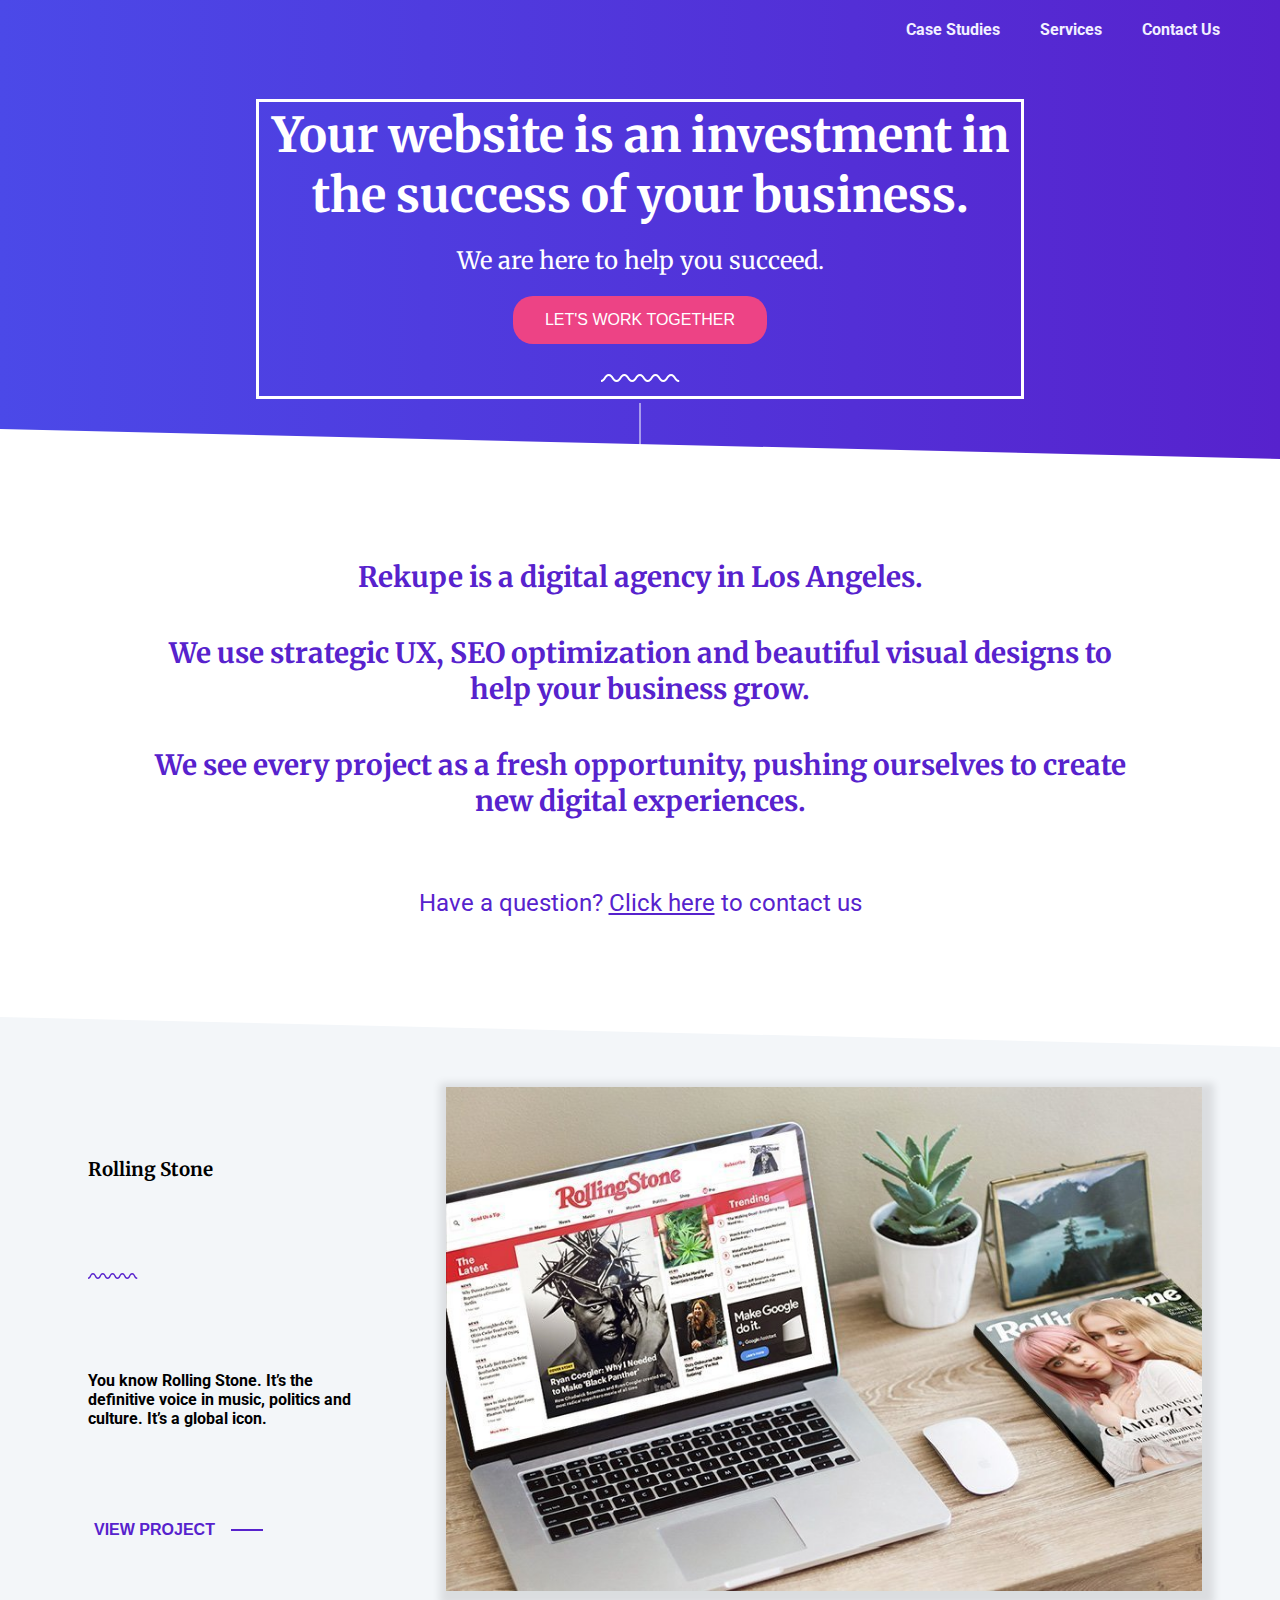
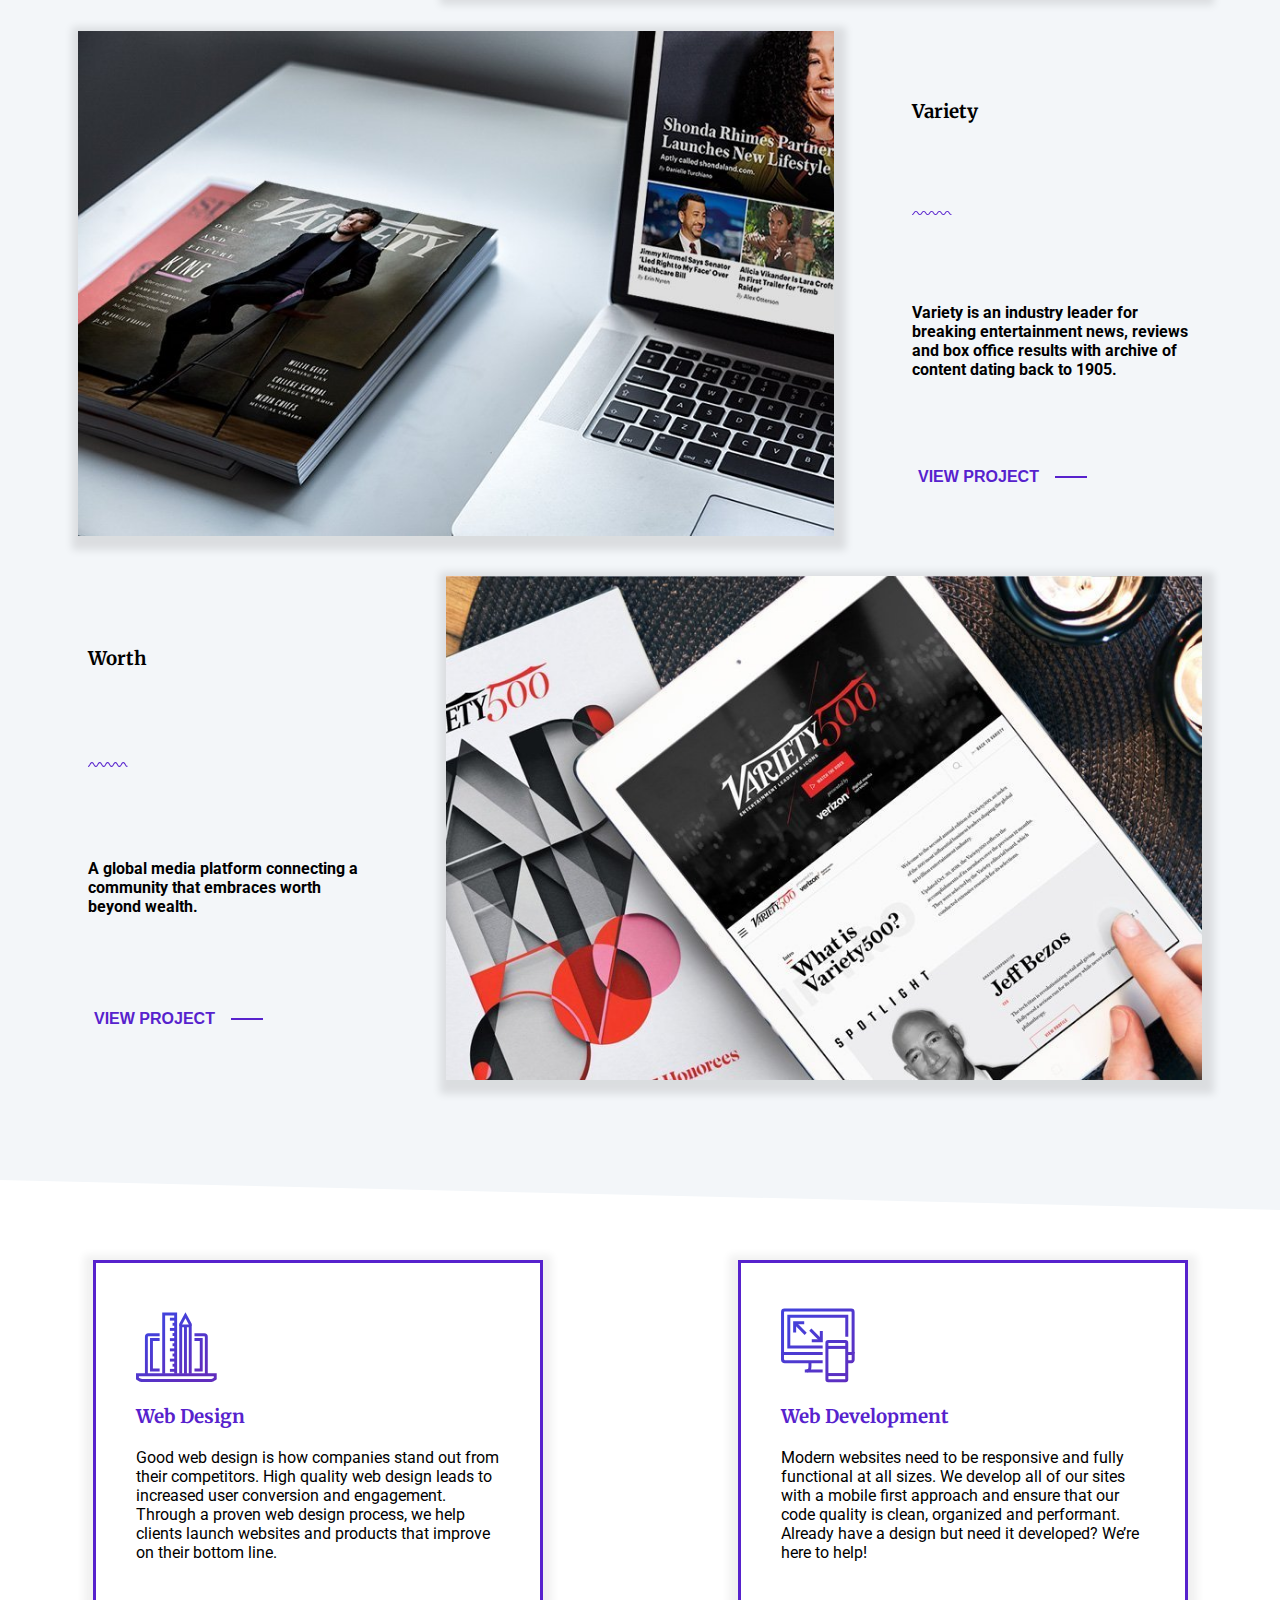
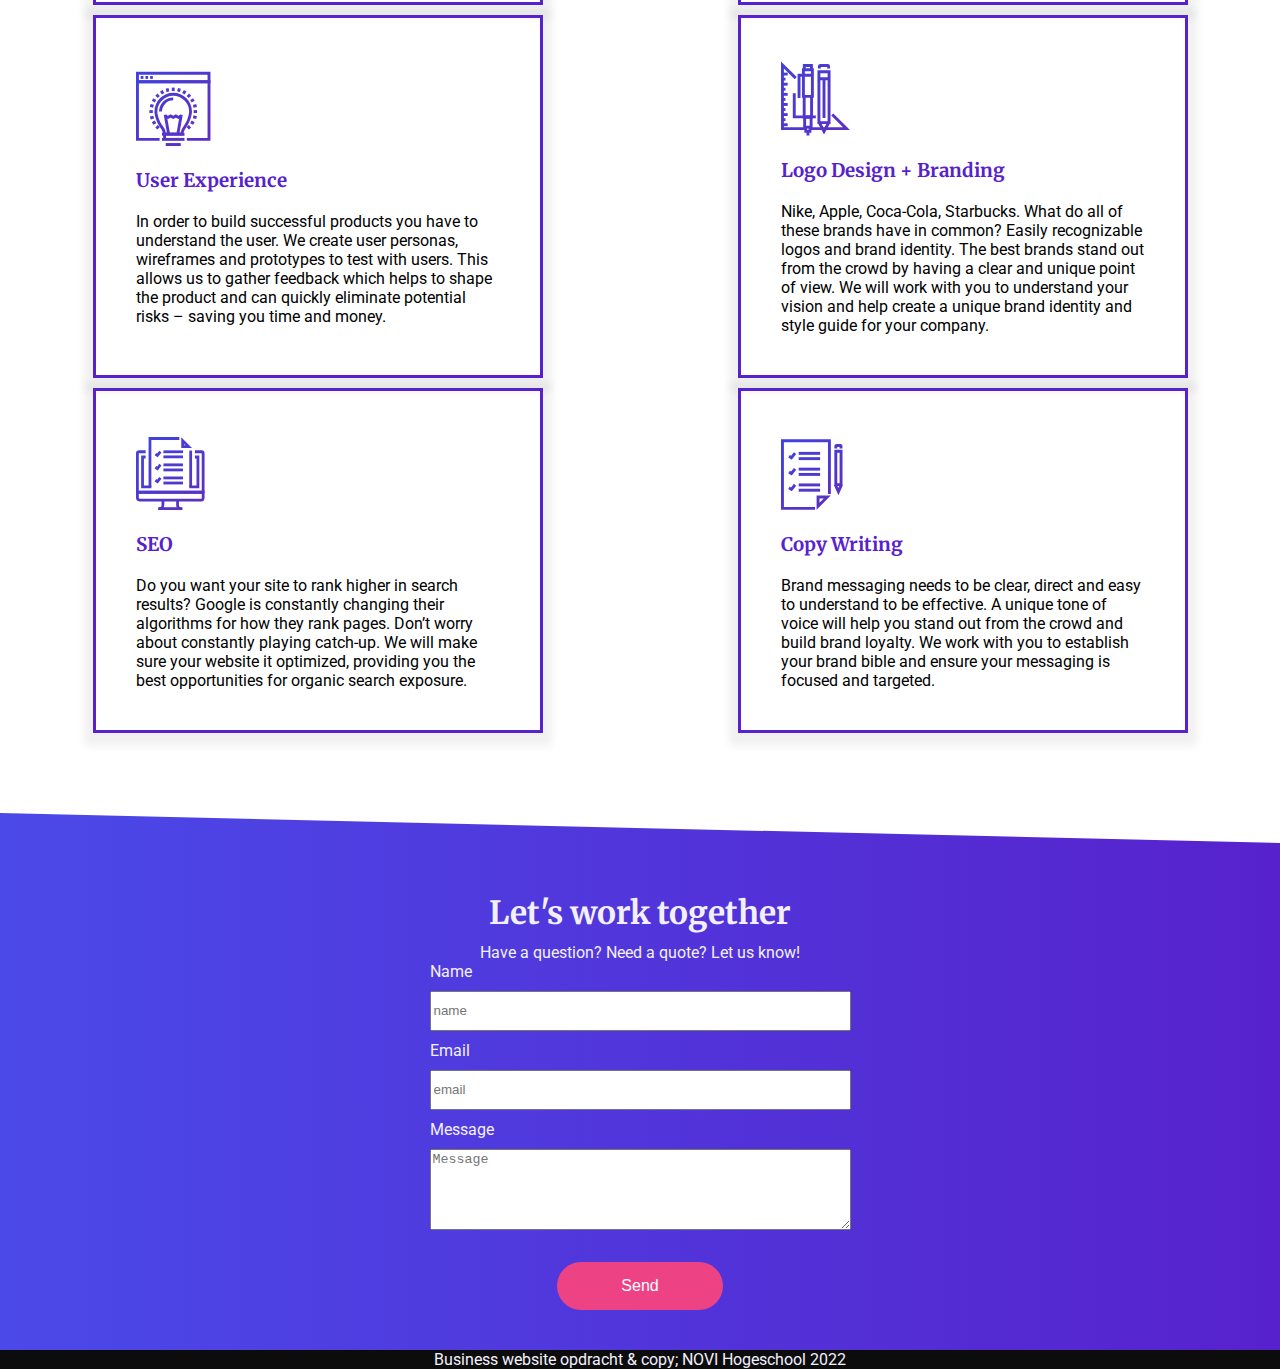
<file: index.html>
<!DOCTYPE html>
<html lang="en">
<head>
    <meta charset="UTF-8">
    <meta name="viewport" content="width=device-width, initial-scale=1.0">
    <link rel="stylesheet" href="styles.css">
    <title>Title</title>
</head>
<body>
<div class="header-gradient">
<nav>
    <ul>
        <li><a href="#work-link">Case Studies</a></li>
        <li><a href="#services-link">Services</a></li>
        <li><a href="#form-link">Contact Us</a></li>
    </ul>
</nav>

<header>
    <div class="header-text">
        <h1>Your website is an investment in the success of your business.</h1>
        <h2>We are here to help you succeed.</h2>
        <a href="#form-link"><button>Let's work together</button></a>
        <div id="squiggle"><img src="..\assets\squiggle_line_stripe.svg" alt="squiggle"></div>

    </div>
    <div class="line-header-bottom"></div>




</header>
</div>


<main>
    <section class="intro">

        <div id="intro-text">
            <h3>Rekupe is a digital agency in Los Angeles.</h3>
            <h3>We use strategic UX, SEO optimization and beautiful visual
                designs to help your business grow.</h3>
            <h3> We see every project as a fresh opportunity, pushing ourselves to create new digital
                experiences.</h3>
            <p>Have a question? <a href="#form-link">Click here</a> to contact us</p>
        </div>
        <div class="line-intro-bottom"></div>
    </section>

    <section id="work-link" class="work">

        <article id="rolling-Stone">

            <div class="rolling-stone-text">
                <h3>Rolling Stone</h3>
                <img src="../assets/squiggle_line.svg" width="50">
                <p>You know Rolling Stone. It’s the definitive voice in music, politics and culture. It’s a global
                    icon.</p>
                <a href="../error-page.html"><button class="view-project-line">View Project</button></a>
            </div>
            <img class="work-images" src="..\assets\work-image-01.jpeg" alt="Rolling-Stone" >
        </article>

        <article id="variety">
            <img class="work-images" src="..\assets\work-image-02.jpeg" alt="Variety" >
            <div class="variety-text">
                <h3>Variety</h3>
                <img src="../assets/squiggle_line.svg" width="40" alt="squiggle-line">
                <p>Variety is an industry leader for breaking entertainment news, reviews and box office results
                    with archive of content dating back to 1905.</p>
                <a href="../error-page.html"><button class="view-project-line">View Project</button></a>

            </div>
        </article>

        <article id="worth">
            <div class="worth-text">
                <h3>Worth</h3>
                <img src="../assets/squiggle_line.svg" width="40">
                <p>A global media platform connecting a community that embraces worth beyond wealth.</p>
                <a href="../error-page.html"><button class="view-project-line">View Project</button></a>
            </div>

            <img class="work-images" src="..\assets\work-image-03.jpeg" alt="Worth">

        </article>
        <div class="line-work-bottom"></div>

    </section>


    <section id="services-link" class="services">
        <article>
            <img class="services-images" src="..\assets\icon_web-design.svg" alt="icon-web-design" >
            <h3>Web Design</h3>
            <p>Good web design is how companies stand out from their competitors. High quality web design leads
                to increased user conversion and engagement. Through a proven web design process, we help clients launch
                websites and products that improve on their bottom line.</p>
        </article>
        <article>
            <img class="services-images" src="..\assets\icon_web-development.svg" alt="icon-web-development" >
            <h3>Web Development</h3>
            <p>Modern websites need to be responsive and fully functional at all sizes. We develop all of our
                sites with a mobile first approach and ensure that our code quality is clean, organized and
                performant. Already have a design but need it developed? We’re here to help!</p>
        </article>
        <article>
            <img class="services-images" src="..\assets\icon_ux.svg" alt="icon-ux" >
            <h3>User Experience</h3>
            <p>In order to build successful products you have to understand the user. We create user personas,
                wireframes and prototypes to test with users. This allows us to gather feedback which helps to
                shape the product and can quickly eliminate potential risks – saving you time and money.</p>
        </article>
        <article>
            <img class="services-images" src="..\assets\icon_graphic-design.svg" alt="icon-graphic-design">
            <h3>Logo Design + Branding</h3>
            <p>Nike, Apple, Coca-Cola, Starbucks. What do all of these brands have in common? Easily
                recognizable logos and brand identity. The best brands stand out from the crowd by having a clear and
                unique point of view. We will work with you to understand your vision and help create a unique brand
                identity and style guide for your company.</p>
        </article>
        <article>
            <img class="services-images" src="..\assets\icon_seo.svg" alt="icon-seo" >
            <h3>SEO</h3>
            <p>Do you want your site to rank higher in search results? Google is constantly changing their
                algorithms for how they rank pages. Don’t worry about constantly playing catch-up. We will make
                sure your website it optimized, providing you the best opportunities for organic search exposure.</p>
        </article>
        <article>
            <img class="services-images" src="..\assets\icon_copywriting.svg" alt="icon-copywriting" >
            <h3>Copy Writing</h3>
            <p>Brand messaging needs to be clear, direct and easy to understand to be effective. A unique tone
                of voice will help you stand out from the crowd and build brand loyalty. We work with you to
                establish your brand bible and ensure your messaging is focused and targeted.</p>
        </article>



    </section>


    <section id="form-link" class="form">
        <div class="line-services-bottom"></div>
        <div>
            <h2>Let's work together</h2>
            <p>Have a question? Need a quote? Let us know!</p>
            <div class="the-form">
                <label for="name">Name</label>
                <input id="name" type="text" placeholder="name">
                <label for="email">Email</label>
                <input type="email" id="email" placeholder="email">
                <label for="message">Message</label>
                <textarea name="message" id="message" cols="50" rows="5"
                          placeholder="Message"></textarea>

            </div>
            <button id="form-button">Send</button>

        </div>

    </section>

</main>

<footer>
    <p>Business website opdracht & copy; NOVI Hogeschool 2022</p>
</footer>

</body>
</html>
</file>
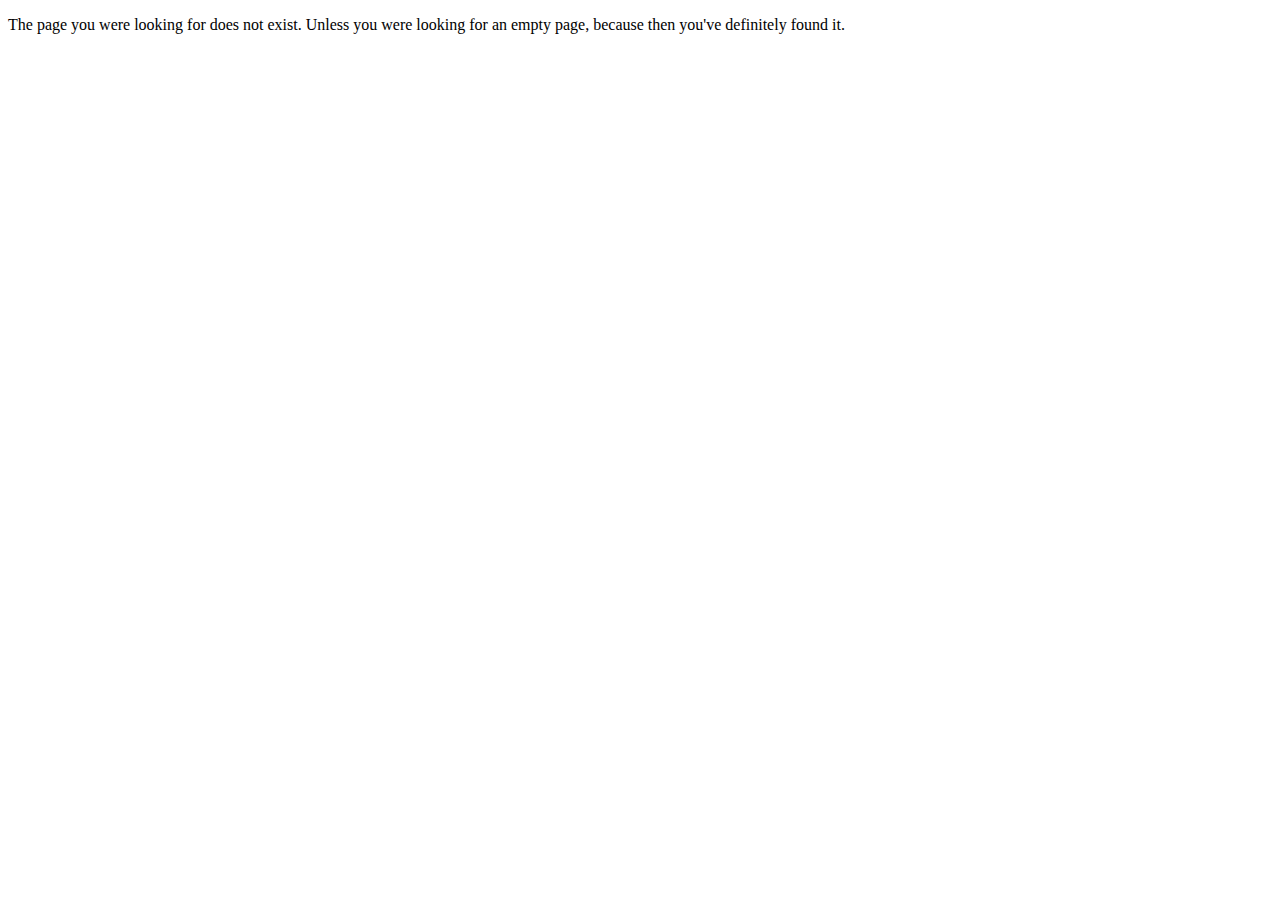
<file: error-page.html>
<!DOCTYPE html>
<html lang="en">
<head>
    <meta charset="UTF-8">
    <title>Error</title>
</head>
<body>
<p>The page you were looking for does not exist. Unless you were looking for an empty page, because then you've definitely found it.</p>

</body>
</html>
</file>
<file: styles.css>
/* ------------------------------- 1. Global Styles -------------------------------- */
@import url('https://fonts.googleapis.com/css2?family=Merriweather&family=Roboto&display=swap');

* {
    margin: 0;
    box-sizing: border-box;
}

:root {
    --purple-color: #5722CD;
    --blue-color: #4845E4;
    --pink-color: #ED4385;
    --standardtext-color: #0C0C0C;
    --floating-words-color: #F2F0FF;
    --bg-projects-color: #F3F6F9;
    --service-tile-color: #7A7A7A;
}

.header-gradient {
    background: #4b49e8;
    background: -webkit-linear-gradient(90deg, #4b49e8 0%, #5722cd 100%);
    background: linear-gradient(90deg, #4b49e8 0%, #5722cd 100%);
}

/* ------------------------------- 2. Typography ----------------------------------- */

body {
    font-family: "Roboto", sans-serif;
}

h1, h2, h3 {
    font-family: "Merriweather", sans-serif;
}

/* ------------------------------- 3. Layout --------------------------------------- */

body {
    display: flex;
    flex-direction: column;
    /*border-color: orange;*/
    /*border-style: solid;*/
}


/* ------------------------------- 4. Areas ---------------------------------------- */

/* --------------- 4.1 Header ------------------- */
nav {

    display: flex;
    flex-flow: row wrap;
    justify-content: flex-end;
    margin: 0;
    font-weight: bold;


}

nav ul {
    display: flex;
    list-style-type: none;
    padding: 20px 60px 20px 0;
    gap: 40px;


}

nav ul a {
    text-decoration: none;
    color: #F2F0FF;
}


header {
    display: flex;
    flex-direction: column;
    justify-content: center;
    position: relative;
    align-items: center;
    padding: 40px 0 60px 0;


}

.header-text {
    color: white;
    text-align: center;
    display: flex;
    flex-direction: column;
    justify-content: center;
    align-items: center;
    flex-basis: 300px;
    border-style: solid;
    gap: 20px;
    position: relative;
    height: auto;
    width: 60vw;
    flex-shrink: 0;
    flex-grow: 1;

}

.header-text h1 {
    font-size: 3rem;
}

.header-text h2 {
    font-weight: normal;
}

header button {
    background-color: var(--pink-color);
    border: none;
    color: white;
    padding: 15px 32px;
    text-align: center;
    text-decoration: none;
    display: inline-block;
    font-size: 16px;
    border-radius: 20px;
    text-transform: uppercase;
    cursor: pointer;
}

#squiggle {
    display: flex;
    flex-direction: column;
    align-content: center;
    align-items: center;
    height: 30px;
    width: 30px;
    position: relative;
    bottom: -10px;
    z-index: 4;

}

.line-header-bottom {
    border-top: 30px solid transparent;
    border-left: 100vw solid white;
    position: absolute;
    bottom: 0;
    z-index: 3;


}


/* --------------- 4.2 Introduction ------------- */

.intro {
    background-color: white;
    display: flex;
    justify-content: center;
    padding: 100px;
    position: relative;
    width: 100%;
    z-index: 2;

}

.intro #intro-text {
    display: flex;
    flex-direction: column;
    /*border-style: solid;*/
    align-items: center;
    align-content: center;
    flex-basis: 1000px;
    flex-shrink: 1;
    flex-grow: 0;
    color: #5722CD;
    gap: 40px;
    text-align: center;
    position: relative;
    font-size: 1.5rem;

}

.intro p {

    padding-top: 30px;
}

.intro a {
    color: var(--purple-color);
}

.line-intro-bottom {
    border-bottom: 30px solid transparent;
    border-right: 100vw solid white;
    position: absolute;
    bottom: -30px;
    display: block;
    z-index: 3;
}

#Hello :before {
    content: "Hello";
    display: block;
    position: absolute;
    height: 200px;
    width: 1000px;
    top: 0;
    font-size: 12rem;
    left: calc(50% - 500px);
    z-index: 1;
    border-style: solid;
    text-align: center;


}


/* --------------- 4.3 work ------------- */
.work {
    display: flex;
    flex-direction: column;
    align-content: center;
    background-color: var(--bg-projects-color);
    padding: 60px 0 40px 0;
    position: relative;
    gap: 20px;
}

.work > article {
    display: flex;
    flex-direction: row;
    justify-content: space-evenly;
    flex-grow: 0;
    flex-shrink: 1;
    padding: 10px;
    font-weight: bold;


}

.rolling-stone-text, .variety-text, .worth-text {
    display: flex;
    flex-direction: column;
    justify-content: space-around;
    align-content: space-between;
    padding: 10px;
    margin-top: 20px;
    gap: 10px;
    flex-grow: 0;
    flex-shrink: 0;
    flex-basis: 300px;

}

.work button {
    text-transform: uppercase;
    border: none;
    font-weight: bold;
    background-color: var(--bg-projects-color);
    color: var(--purple-color);
    text-align: left;
    text-decoration: none;
    display: inline-block;
    font-size: 1rem;


}


.work-images {

    width: 60%;
    box-shadow: 3px 5px 8px 9px rgba(0, 0, 0, 0.1);
}

.line-work-bottom {
    display: flex;
    border-bottom: 30px solid transparent;
    border-right: 100vw solid var(--bg-projects-color);
    position: relative;
    bottom: -70px;
    z-index: 4;
}

.view-project-line {
    cursor: pointer;
}

.view-project-line:after {
    content: "";
    display: inline-block;
    margin-left: 1em;
    margin-bottom: 4px;
    width: 2em;
    height: 2px;
    background-color: var(--purple-color);
    transition: width .35s ease-in-out;
}

.view-project-line:hover::after {
    width: 4em;
    margin-bottom: 4px;
    display: inline-block;

}


/* --------------- 4.4 Services ------------- */

.services {
    display: flex;
    flex-direction: row;
    flex-wrap: wrap;
    justify-content: space-around;
    gap: 10px;
    padding: 80px 0 80px 0;
    width: 100%;
    position: relative;
}

.services article {
    border-style: solid;
    border-color: #5722CD;
    display: flex;
    flex-direction: column;
    align-content: flex-start;
    align-items: flex-start;
    flex-grow: 0;
    flex-shrink: 1;
    flex-basis: 450px;
    justify-content: center;
    gap: 20px;
    padding: 40px;
    box-shadow: 0px 4px 8px 9px rgba(0, 0, 0, 0.06);
}

.services article h3 {
    color: #5722CD;
}

.services-images {
    width: 30%;
}


/* --------------- 4.5 Form ------------- */


.line-services-bottom {
    border-bottom: 30px solid transparent;
    border-right: 100vw solid white;
    position: absolute;
    top: 0;
    z-index: 3;

}

.form {
    display: flex;
    position: relative;
    flex-direction: column;
    justify-content: center;
    align-items: center;
    background: #4b49e8;
    background: -webkit-linear-gradient(90deg, #4b49e8 0%, #5722cd 100%);
    background: linear-gradient(90deg, #4b49e8 0%, #5722cd 100%);
    padding: 80px 0 40px 0;
    color: #F2F0FF;
    text-align: center;
}

.form h2 {
    font-size: 2rem;
    margin-bottom: 10px;
}

.the-form {
    display: flex;
    flex-wrap: wrap;
    flex-direction: column;
    justify-content: center;
    align-content: center;
    align-items: flex-start;
    color: #F2F0FF;
    font-size: 1rem;
    flex-basis: 500px;
    gap: 10px;

}

.the-form input {
    width: 100%;
    height: 3em;
}

#form-button {
    background-color: var(--pink-color);
    border: none;
    color: white;
    padding: 15px 64px;
    text-align: center;
    text-decoration: none;
    font-size: 1rem;
    border-radius: 1.5rem;
    flex-shrink: 1;
    flex-grow: 0;
    margin-top: 2rem;
    cursor: pointer;


}

/* --------------- 4.6 footer------------- */

footer {
    display: flex;
    flex-direction: column;
    align-content: center;
    align-items: center;
    background-color: #0C0C0C;
    color: #F2F0FF;
}

/* --------------- 4.7 media queries------------- */

@media screen and (max-width: 768px) {
    nav {

        display: flex;
        justify-content: center;
        font-size: 1.2rem;


    }

    .header {
        flex-shrink: 1;
    }

    .header-text h1 {
        font-size: 2rem;
    }


    #rolling-Stone, #worth {
        display: flex;
        flex-direction: column-reverse;
        align-content: center;

    }

    #variety {
        display: flex;
        flex-direction: column;
        align-content: center;
    }

    .work-images {
        flex-shrink: 1;
        width: 100%;
    }
}
</file>
